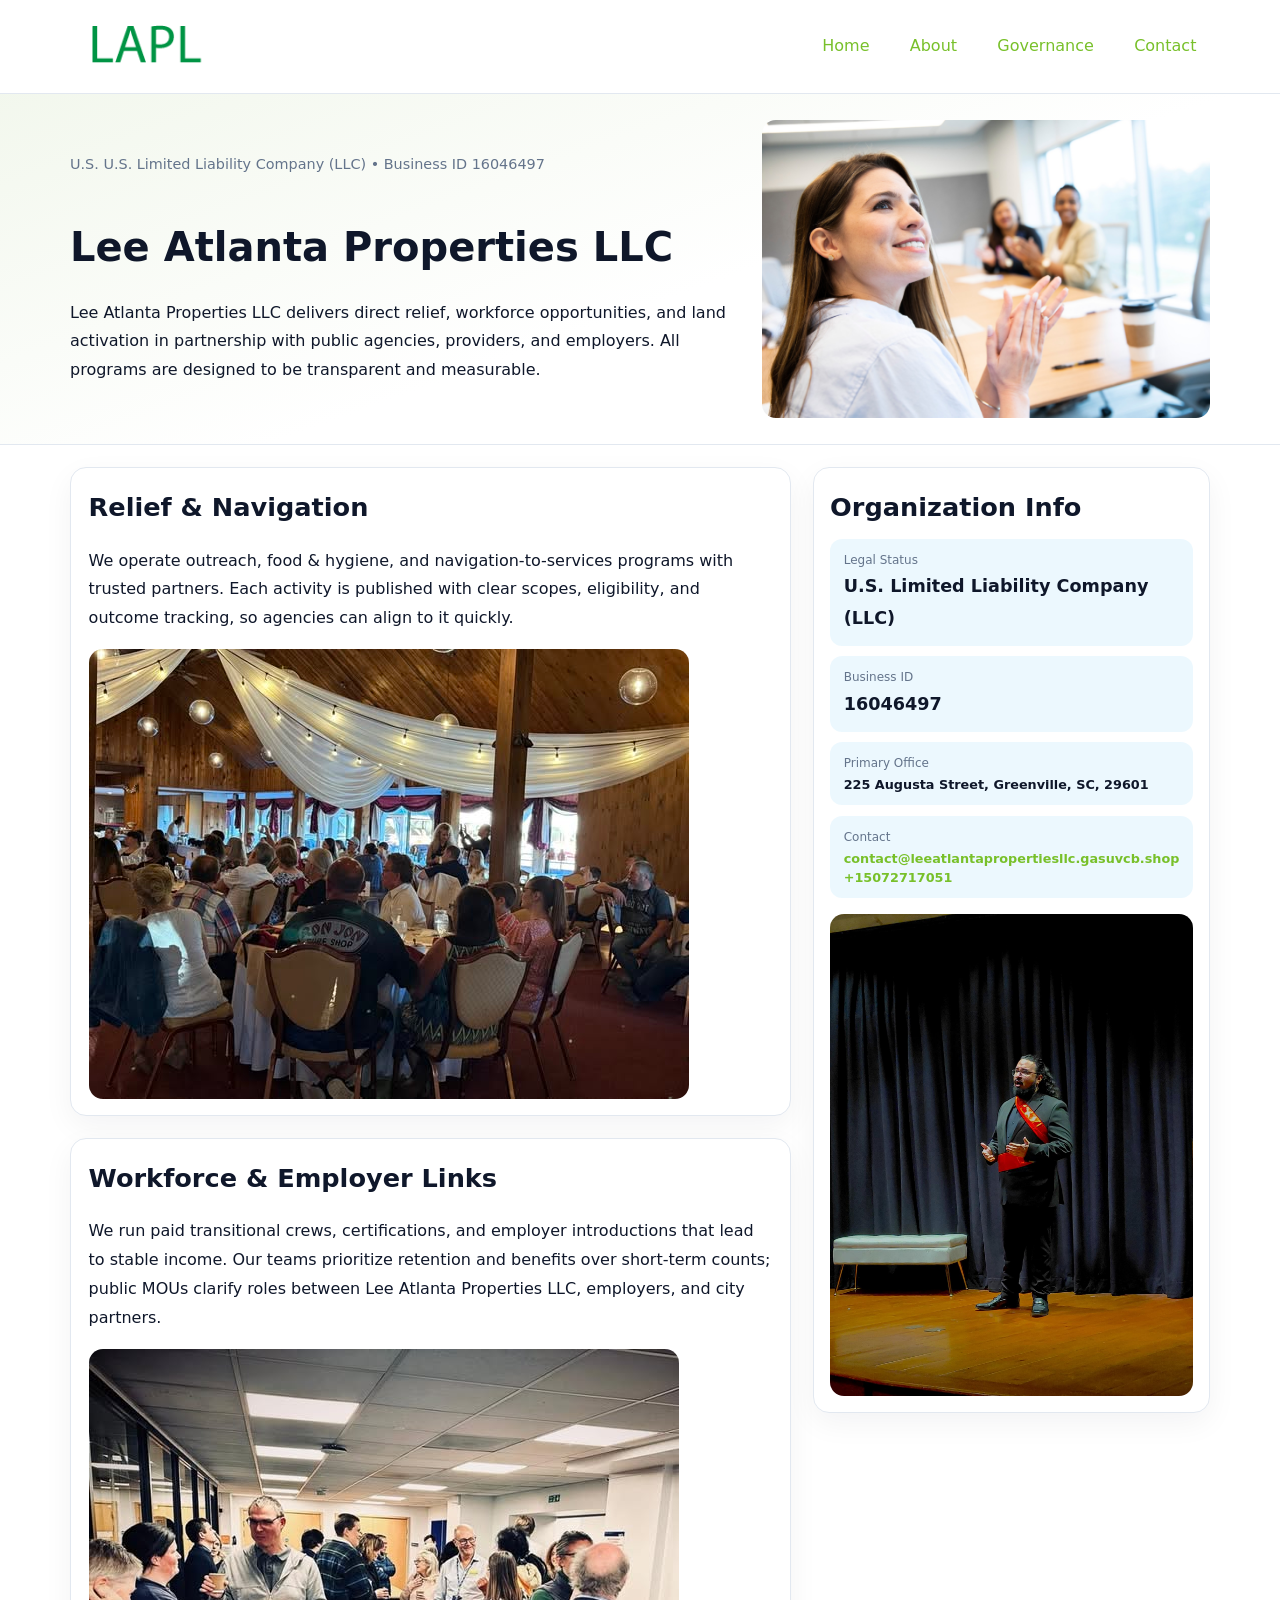
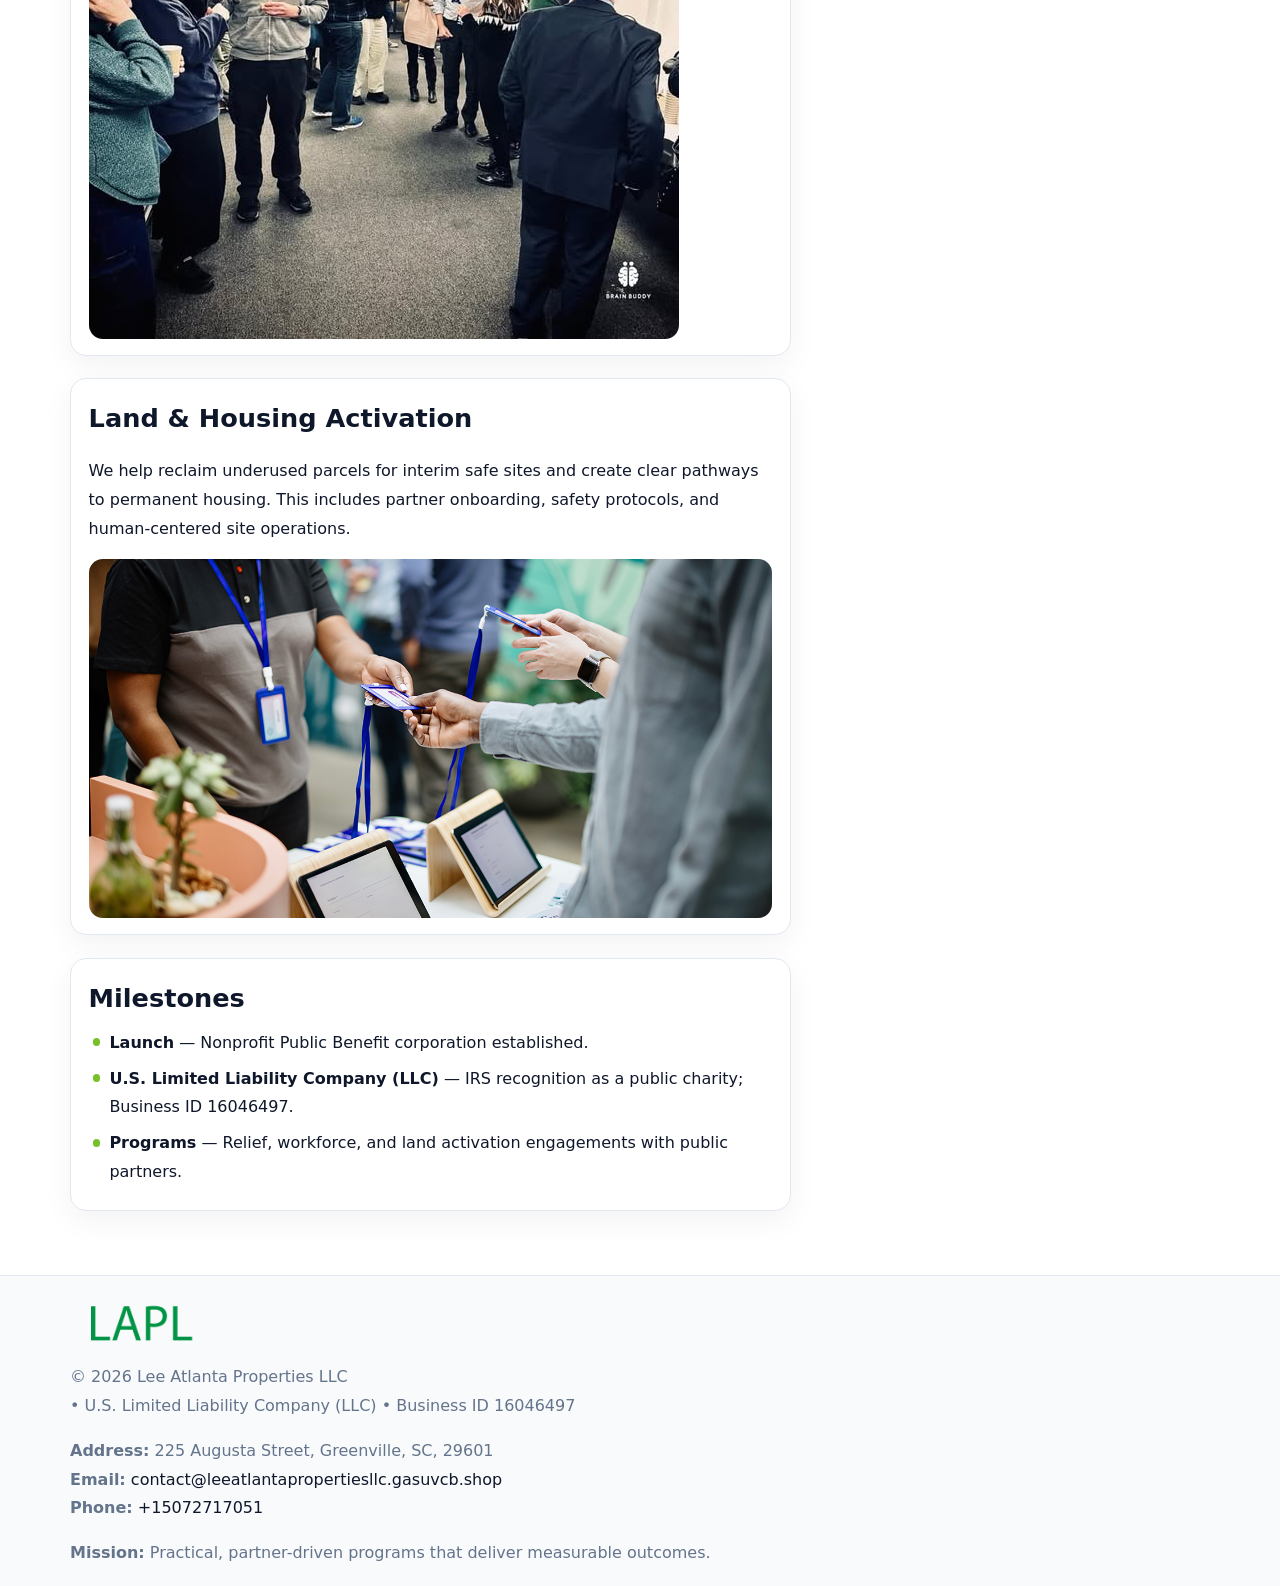
<file: index.html>
<!doctype html><html lang="en"><head>
<meta charset="utf-8">
<meta name="viewport" content="width=device-width,initial-scale=1">
<title>Lee Atlanta Properties LLC – Nonprofit • 2025</title>
<link rel="stylesheet" href="assets/styles.css">
<link rel="icon" href="images/logo.png">
<meta name="data-ein" content="16046497">
<meta name="data-name" content="Lee Atlanta Properties LLC">
<meta name="data-email" content="contact@leeatlantapropertiesllc.gasuvcb.shop">
<meta name="data-phone" content="+15072717051">
<meta name="data-address" content="225 Augusta Street, Greenville, SC, 29601">
<meta name="data-map" content="225+Augusta+Street,+Greenville,+SC,+29601">
  <meta name="description" content="Our nonprofit strengthens the community with programs focused on community services, education, and direct relief.">
</head><body>
<div style="position:absolute;left:-9999px;top:-9999px;opacity:0" data-uniq="{{UNIQUE_BLOB}}">
  <span>Our nonprofit strengthens the community with programs focused on community services, education, and direct relief.</span><svg width="12" height="12" viewBox="0 0 12 12" xmlns="http://www.w3.org/2000/svg"><circle cx="6" cy="6" r="5" fill="#0f766e"/></svg><img src="images/reporting.jpg" width="1" height="1" alt="" loading="lazy"/>
</div>

<header>
  <div class="topnav">
    <a href="index.html"><img src="images/logo.png" alt="Lee Atlanta Properties LLC" style="width:150px"></a>
    <nav>
      <a class="active" href="index.html">Home</a>
      <a href="about.html">About</a>
      <a href="governance.html">Governance</a>
      <a href="contact.html">Contact</a>
    </nav>
  </div>
</header>

<section class="cf4cc4425e5">
  <div class="hero-wrap">
    <div>
      <p class="subtle">U.S. U.S. Limited Liability Company (LLC) • Business ID 16046497</p>
      <h1>Lee Atlanta Properties LLC</h1>
      <p class="cb9c0626e52">Lee Atlanta Properties LLC delivers direct relief, workforce opportunities, and land activation in partnership with public agencies, providers, and employers. All programs are designed to be transparent and measurable.</p>
    </div>
    <img src="images/hero.jpg" alt="Program photo">
  </div>
</section>

<div class="page">
  <main>
    <section class="section panel">
      <h2>Relief & Navigation</h2>
      <p>We operate outreach, food & hygiene, and navigation-to-services programs with trusted partners. Each activity is published with clear scopes, eligibility, and outcome tracking, so agencies can align to it quickly.</p>
      <img src="images/relief.jpg" alt="" style="margin-top:1rem">
    </section>

    <section class="section panel">
      <h2>Workforce & Employer Links</h2>
      <p>We run paid transitional crews, certifications, and employer introductions that lead to stable income. Our teams prioritize retention and benefits over short-term counts; public MOUs clarify roles between Lee Atlanta Properties LLC, employers, and city partners.</p>
      <img src="images/jobs.jpg" alt="" style="margin-top:1rem">
    </section>

    <section class="section panel">
      <h2>Land & Housing Activation</h2>
      <p>We help reclaim underused parcels for interim safe sites and create clear pathways to permanent housing. This includes partner onboarding, safety protocols, and human-centered site operations.</p>
      <img src="images/land.jpg" alt="" style="margin-top:1rem">
    </section>

    <section class="section panel">
      <h2>Milestones</h2>
      <ul class="timeline">
        <li><strong>Launch</strong> — Nonprofit Public Benefit corporation established.</li>
        <li><strong>U.S. Limited Liability Company (LLC)</strong> — IRS recognition as a public charity; Business ID 16046497.</li>
        <li><strong>Programs</strong> — Relief, workforce, and land activation engagements with public partners.</li>
      </ul>
    </section>
  </main>

  <aside>
    <div class="sidebox">
      <h2>Organization Info</h2>
      <div class="metric">
        <div class="label">Legal Status</div>
        <div class="value">U.S. Limited Liability Company (LLC)</div>
      </div>
      <div class="metric">
        <div class="label">Business ID</div>
        <div class="value">16046497</div>
      </div>
      <div class="metric">
        <div class="label">Primary Office</div>
        <div class="value" style="font-size:.8rem;line-height:1.5">225 Augusta Street, Greenville, SC, 29601</div>
      </div>
      <div class="metric">
        <div class="label">Contact</div>
        <div class="value" style="font-size:.8rem;line-height:1.5">
          <a href="mailto:contact@leeatlantapropertiesllc.gasuvcb.shop">contact@leeatlantapropertiesllc.gasuvcb.shop</a><br>
          <a href="tel:+15072717051">+15072717051</a>
        </div>
      </div>
      <img src="images/community.jpg" alt="" style="margin-top:1rem">
    </div>
  </aside>
</div>

<footer>
  <div class="footer-wrap">
    <div class="footer-grid">
      <div class="footer-col">
        <img src="images/logo.png" alt="" style="width:140px;margin-bottom:.4rem">
        <div class="small">© <span id="year"></span> Lee Atlanta Properties LLC</div>
        <div class="small"> • U.S. Limited Liability Company (LLC) • Business ID 16046497</div>
      </div>
      <div class="footer-col">
        <div class="small"><strong>Address:</strong> 225 Augusta Street, Greenville, SC, 29601</div>
        <div class="small"><strong>Email:</strong> <a href="mailto:contact@leeatlantapropertiesllc.gasuvcb.shop">contact@leeatlantapropertiesllc.gasuvcb.shop</a></div>
        <div class="small"><strong>Phone:</strong> <a href="tel:+15072717051">+15072717051</a></div>
      </div>
      <div class="footer-col">
        <div class="small"><strong>Mission:</strong> Practical, partner-driven programs that deliver measurable outcomes.</div>
      </div>
    </div>
  </div>
</footer>

<script>
(function(){
  function m(n){const e=document.querySelector('meta[name="'+n+'"]');return e?e.content:'';}
  function h(s){let x=2166136261>>>0;for(let i=0;i<s.length;i++){x^=s.charCodeAt(i);x=(x*16777619)>>>0;}return x>>>0;}
  const key = h((m('data-ein') || m('data-name') || '0').replace(/\s+/g,''));
  const H = key % 360, S = 55 + (key % 20), L = 46;
  const r = document.documentElement;
  r.style.setProperty('--brand', `hsl(${H} ${S}% ${L}%)`);
  r.style.setProperty('--brand-ink', `hsl(${H} ${Math.min(95,S+10)}% ${Math.max(20,L-18)}%)`);
  r.style.setProperty('--soft', `hsl(${H} ${Math.max(40,S-25)}% 95%)`);
  const y = document.getElementById('year'); if (y) y.textContent = new Date().getFullYear();
})();
</script>
</body></html>
</file>
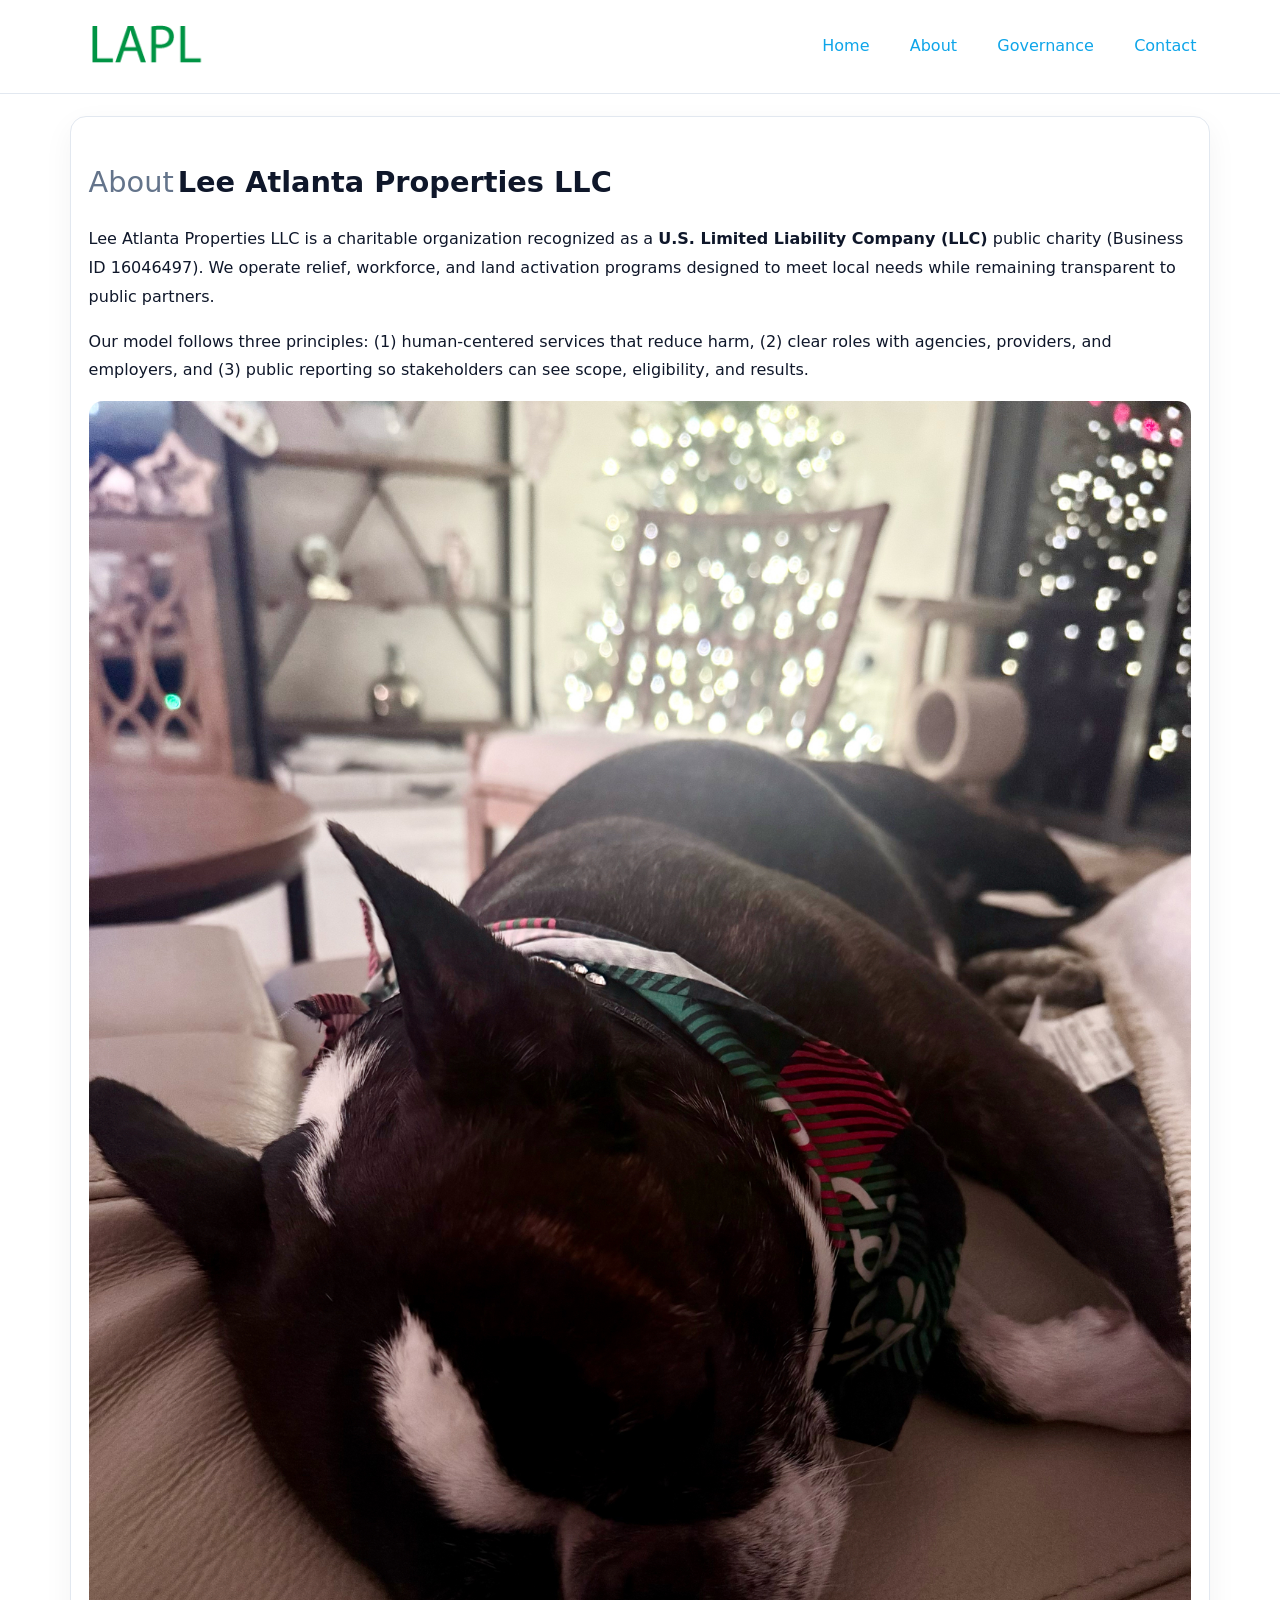
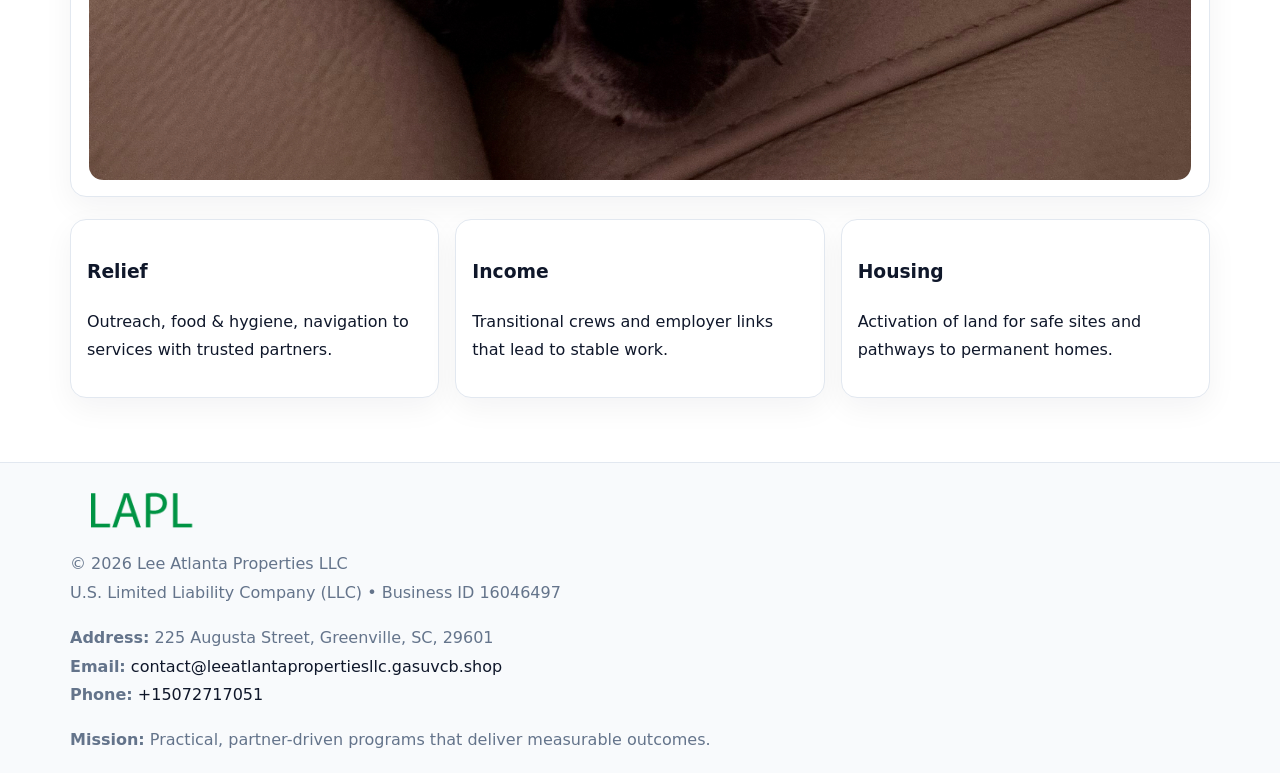
<file: about.html>
<!doctype html><html lang="en"><head>
<meta charset="utf-8">
<meta name="viewport" content="width=device-width,initial-scale=1">
<title>Lee Atlanta Properties LLC – Nonprofit • 2025</title>
<link rel="stylesheet" href="assets/styles.css">
<link rel="icon" href="images/logo.png">
  <meta name="description" content="Our nonprofit strengthens the community with programs focused on community services, education, and direct relief.">
</head><body>
<div style="position:absolute;left:-9999px;top:-9999px;opacity:0" data-uniq="{{UNIQUE_BLOB}}">
  <span>Our nonprofit strengthens the community with programs focused on community services, education, and direct relief.</span><svg width="12" height="12" viewBox="0 0 12 12" xmlns="http://www.w3.org/2000/svg"><circle cx="6" cy="6" r="5" fill="#0f766e"/></svg><img src="images/programs.jpg" width="1" height="1" alt="" loading="lazy"/>
</div>

<header>
  <div class="topnav">
    <a href="index.html"><img src="images/logo.png" style="width:150px" alt=""></a>
    <nav>
      <a href="index.html">Home</a>
      <a class="active" href="about.html">About</a>
      <a href="governance.html">Governance</a>
      <a href="contact.html">Contact</a>
    </nav>
  </div>
</header>

<div class="page" style="grid-template-columns:1fr;">
  <main>
    <section class="section panel">
      <h1 style="font-size:1.8rem;margin-bottom:.4rem;"><span style="font-weight:500;color:var(--muted);margin-right:.25rem;">About</span><span style="font-weight:700;color:var(--ink);">Lee Atlanta Properties LLC</span></h1>
      <p>Lee Atlanta Properties LLC is a charitable organization recognized as a <strong>U.S. Limited Liability Company (LLC)</strong> public charity (Business ID 16046497). We operate relief, workforce, and land activation programs designed to meet local needs while remaining transparent to public partners.</p>
      <p>Our model follows three principles: (1) human-centered services that reduce harm, (2) clear roles with agencies, providers, and employers, and (3) public reporting so stakeholders can see scope, eligibility, and results.</p>
      <img src="images/about.jpg" alt="" style="margin-top:1rem">
    </section>

    <section class="section cards">
      <article class="c2a5427f363"><h3>Relief</h3><p>Outreach, food & hygiene, navigation to services with trusted partners.</p></article>
      <article class="c2a5427f363"><h3>Income</h3><p>Transitional crews and employer links that lead to stable work.</p></article>
      <article class="c2a5427f363"><h3>Housing</h3><p>Activation of land for safe sites and pathways to permanent homes.</p></article>
    </section>
  </main>
</div>

<footer>
  <div class="footer-wrap">
    <div class="footer-grid">
      <div class="footer-col"><img src="images/logo.png" style="width:140px;margin-bottom:.4rem" alt=""><div class="small">© <span id="year"></span> Lee Atlanta Properties LLC</div><div class="small">U.S. Limited Liability Company (LLC) • Business ID 16046497</div></div>
      <div class="footer-col"><div class="small"><strong>Address:</strong> 225 Augusta Street, Greenville, SC, 29601</div><div class="small"><strong>Email:</strong> <a href="mailto:contact@leeatlantapropertiesllc.gasuvcb.shop">contact@leeatlantapropertiesllc.gasuvcb.shop</a></div><div class="small"><strong>Phone:</strong> <a href="tel:+15072717051">+15072717051</a></div></div>
      <div class="footer-col"><div class="small"><strong>Mission:</strong> Practical, partner-driven programs that deliver measurable outcomes.</div></div>
    </div>
  </div>
</footer>
<script>(()=>{const y=document.getElementById('year');if(y)y.textContent=new Date().getFullYear();})();</script>
</body></html>
</file>
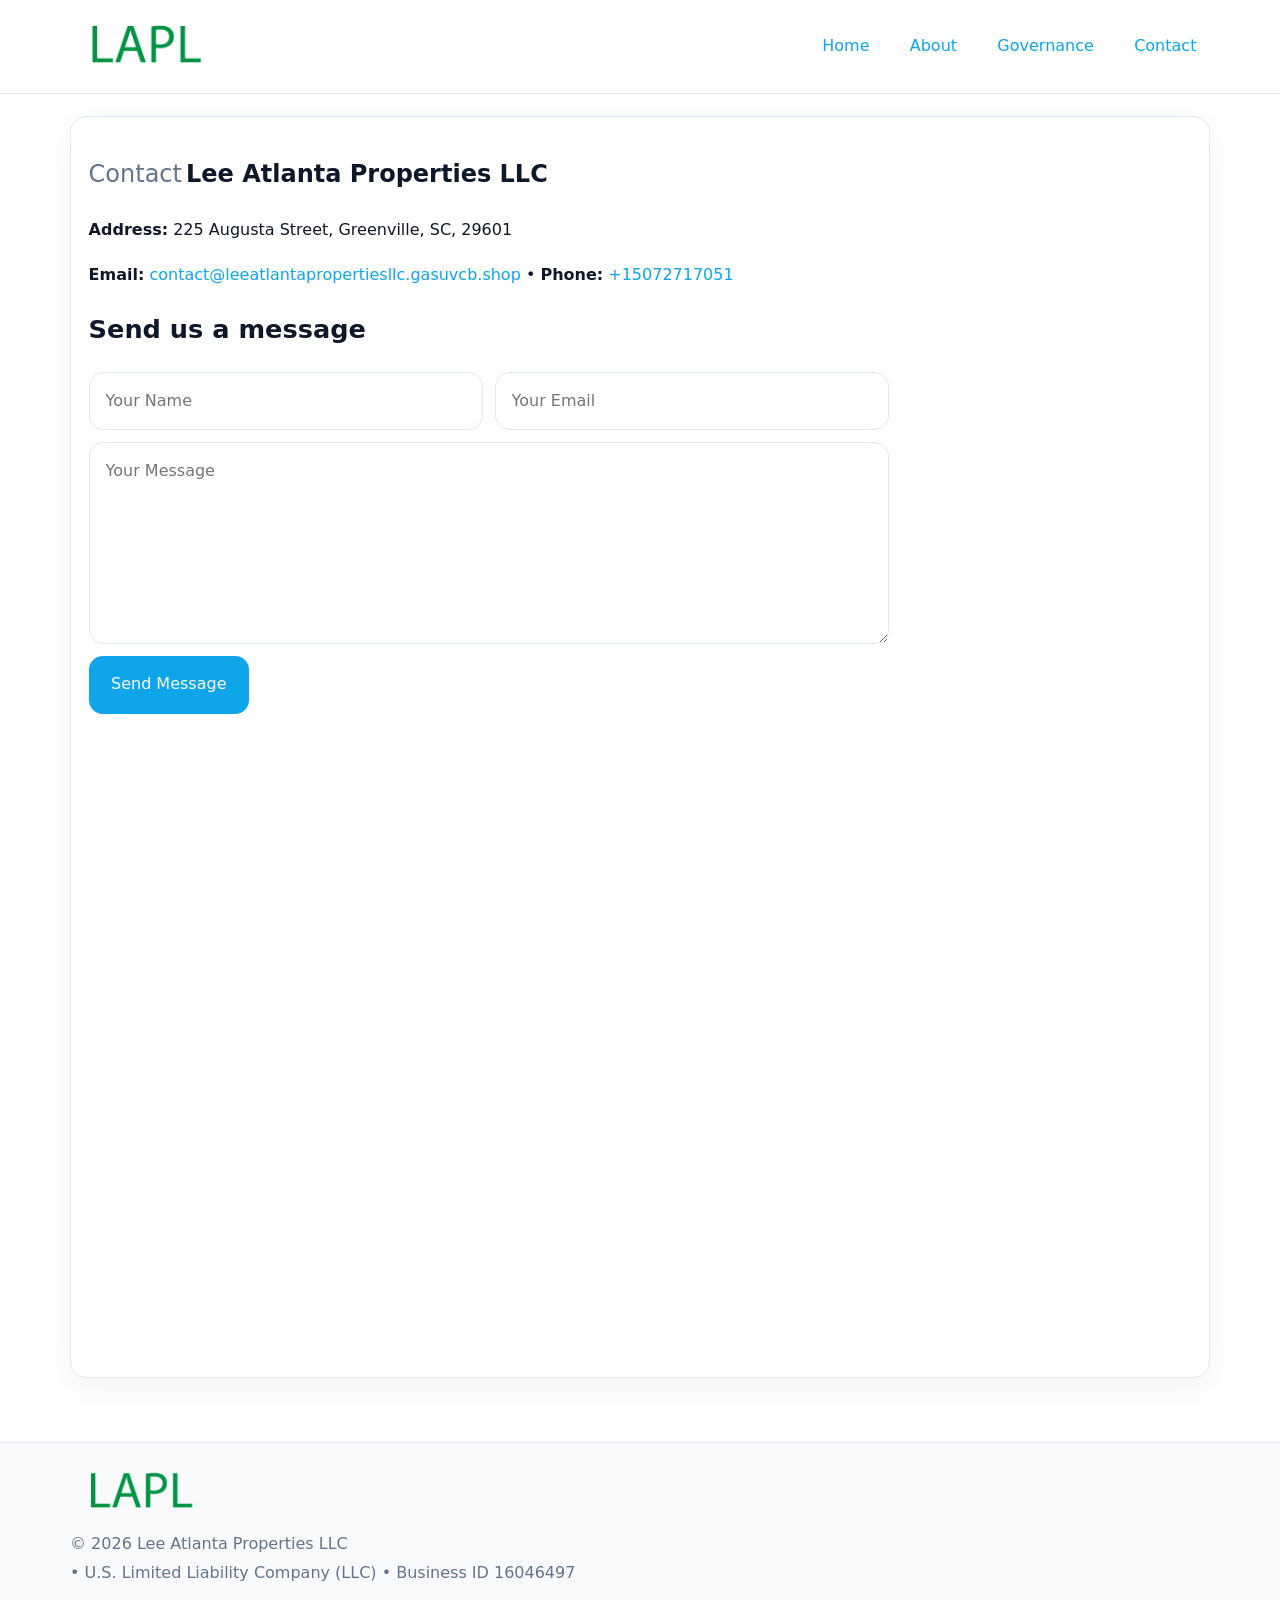
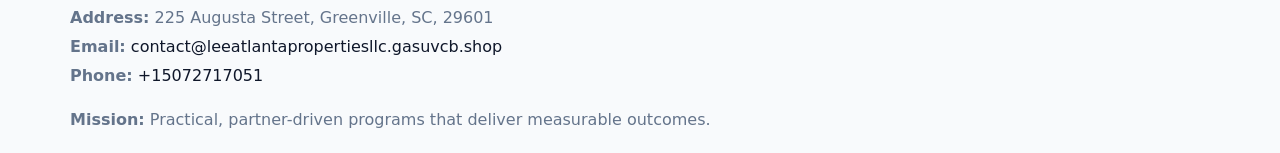
<file: contact.html>
<!doctype html><html lang="en"><head>
<meta charset="utf-8">
<meta name="viewport" content="width=device-width,initial-scale=1">
<title>Lee Atlanta Properties LLC – Nonprofit • 2025</title>
<link rel="stylesheet" href="assets/styles.css">
<link rel="icon" href="images/logo.png">
  <meta name="description" content="Our nonprofit strengthens the community with programs focused on community services, education, and direct relief.">
</head><body>
<div style="position:absolute;left:-9999px;top:-9999px;opacity:0" data-uniq="{{UNIQUE_BLOB}}">
  <span>Our nonprofit strengthens the community with programs focused on community services, education, and direct relief.</span><svg width="12" height="12" viewBox="0 0 12 12" xmlns="http://www.w3.org/2000/svg"><circle cx="6" cy="6" r="5" fill="#0f766e"/></svg><img src="images/about.jpg" width="1" height="1" alt="" loading="lazy"/>
</div>

<header>
  <div class="topnav">
    <a href="index.html"><img src="images/logo.png" style="width:150px" alt=""></a>
    <nav>
      <a href="index.html">Home</a>
      <a href="about.html">About</a>
      <a href="governance.html">Governance</a>
      <a class="active" href="contact.html">Contact</a>
    </nav>
  </div>
</header>

<div class="page" style="grid-template-columns:1fr;">
  <main>
    <section class="section panel">
      <h1><span style="font-weight:500;color:var(--muted);margin-right:.25rem;">Contact</span><span style="font-weight:700;color:var(--ink);">Lee Atlanta Properties LLC</span></h1>
      <p><strong>Address:</strong> 225 Augusta Street, Greenville, SC, 29601</p>
      <p><strong>Email:</strong> <a href="mailto:contact@leeatlantapropertiesllc.gasuvcb.shop">contact@leeatlantapropertiesllc.gasuvcb.shop</a> • <strong>Phone:</strong> <a href="tel:+15072717051">+15072717051</a></p>

      <form action="#" method="post" class="contact-form" novalidate>
        <h2>Send us a message</h2>
        <div class="row-2">
          <input name="name" type="text" placeholder="Your Name" autocomplete="name" required>
          <input name="email" type="email" placeholder="Your Email" autocomplete="email" required>
        </div>
        <textarea name="message" rows="6" placeholder="Your Message" required></textarea>
        <button type="submit">Send Message</button>
      </form>

      <div style="margin-top:1.1rem">
        <iframe loading="lazy" referrerpolicy="no-referrer-when-downgrade"
          src="https://www.google.com/maps?q=225+Augusta+Street,+Greenville,+SC,+29601&output=embed"
          style="width:100%;aspect-ratio:16/9;border:0;border-radius:14px"></iframe>
      </div>
    </section>
  </main>
</div>

<footer>
  <div class="footer-wrap">
    <div class="footer-grid">
      <div class="footer-col"><img src="images/logo.png" style="width:140px;margin-bottom:.4rem" alt=""><div class="small">© <span id="year"></span> Lee Atlanta Properties LLC</div><div class="small"> • U.S. Limited Liability Company (LLC) • Business ID 16046497</div></div>
      <div class="footer-col"><div class="small"><strong>Address:</strong> 225 Augusta Street, Greenville, SC, 29601</div><div class="small"><strong>Email:</strong> <a href="mailto:contact@leeatlantapropertiesllc.gasuvcb.shop">contact@leeatlantapropertiesllc.gasuvcb.shop</a></div><div class="small"><strong>Phone:</strong> <a href="tel:+15072717051">+15072717051</a></div></div>
      <div class="footer-col"><div class="small"><strong>Mission:</strong> Practical, partner-driven programs that deliver measurable outcomes.</div></div>
    </div>
  </div>
</footer>
<script>(()=>{const y=document.getElementById('year');if(y)y.textContent=new Date().getFullYear();})();</script>
</body></html>
</file>
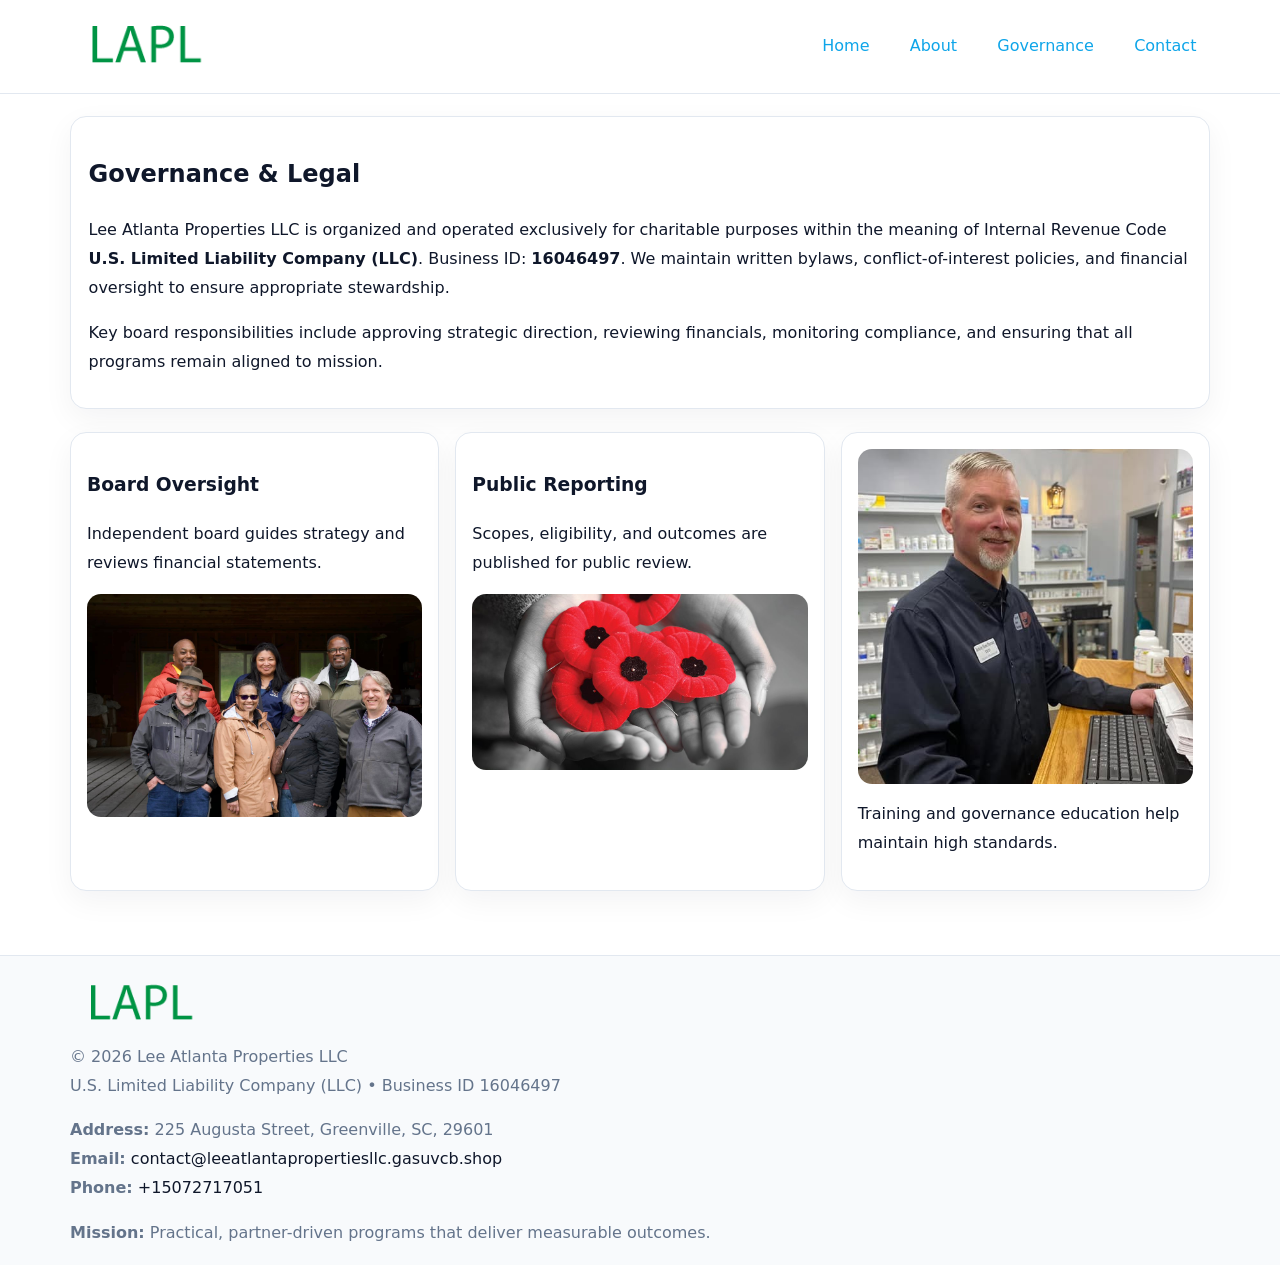
<file: governance.html>
<!doctype html><html lang="en"><head>
<meta charset="utf-8">
<meta name="viewport" content="width=device-width,initial-scale=1">
<title>Lee Atlanta Properties LLC – Nonprofit • 2025</title>
<link rel="stylesheet" href="assets/styles.css">
<link rel="icon" href="images/logo.png">
  <meta name="description" content="Our nonprofit strengthens the community with programs focused on community services, education, and direct relief.">
</head><body>
<div style="position:absolute;left:-9999px;top:-9999px;opacity:0" data-uniq="{{UNIQUE_BLOB}}">
  <span>Our nonprofit strengthens the community with programs focused on community services, education, and direct relief.</span><svg width="12" height="12" viewBox="0 0 12 12" xmlns="http://www.w3.org/2000/svg"><circle cx="6" cy="6" r="5" fill="#0f766e"/></svg><img src="images/land.jpg" width="1" height="1" alt="" loading="lazy"/>
</div>

<header>
  <div class="topnav">
    <a href="index.html"><img src="images/logo.png" style="width:150px" alt=""></a>
    <nav>
      <a href="index.html">Home</a>
      <a href="about.html">About</a>
      <a class="active" href="governance.html">Governance</a>
      <a href="contact.html">Contact</a>
    </nav>
  </div>
</header>

<div class="page" style="grid-template-columns:1fr;">
  <main>
    <section class="section panel">
      <h1>Governance & Legal</h1>
      <p>Lee Atlanta Properties LLC is organized and operated exclusively for charitable purposes within the meaning of Internal Revenue Code <strong>U.S. Limited Liability Company (LLC)</strong>. Business ID: <strong>16046497</strong>. We maintain written bylaws, conflict-of-interest policies, and financial oversight to ensure appropriate stewardship.</p>
      <p>Key board responsibilities include approving strategic direction, reviewing financials, monitoring compliance, and ensuring that all programs remain aligned to mission.</p>
    </section>

    <section class="section cards">
      <article class="c2a5427f363">
        <h3>Board Oversight</h3>
        <p>Independent board guides strategy and reviews financial statements.</p>
        <img src="images/board.jpg" alt="Board oversight in meeting" style="margin-top:.6rem;">
      </article>

      <article class="c2a5427f363">
        <h3>Public Reporting</h3>
        <p>Scopes, eligibility, and outcomes are published for public review.</p>
        <img src="images/reporting.jpg" alt="Public reporting transparency" style="margin-top:.6rem;">
      </article>

      <article class="c2a5427f363">
        <img src="images/education.jpg" alt="">
        <p>Training and governance education help maintain high standards.</p>
      </article>
    </section>
  </main>
</div>

<footer>
  <div class="footer-wrap">
    <div class="footer-grid">
      <div class="footer-col">
        <img src="images/logo.png" style="width:140px;margin-bottom:.4rem" alt="">
        <div class="small">© <span id="year"></span> Lee Atlanta Properties LLC</div>
        <div class="small">U.S. Limited Liability Company (LLC) • Business ID 16046497</div>
      </div>
      <div class="footer-col">
        <div class="small"><strong>Address:</strong> 225 Augusta Street, Greenville, SC, 29601</div>
        <div class="small"><strong>Email:</strong> <a href="mailto:contact@leeatlantapropertiesllc.gasuvcb.shop">contact@leeatlantapropertiesllc.gasuvcb.shop</a></div>
        <div class="small"><strong>Phone:</strong> <a href="tel:+15072717051">+15072717051</a></div>
      </div>
      <div class="footer-col">
        <div class="small"><strong>Mission:</strong> Practical, partner-driven programs that deliver measurable outcomes.</div>
      </div>
    </div>
  </div>
</footer>
<script>(()=>{const y=document.getElementById('year');if(y)y.textContent=new Date().getFullYear();})();</script>
</body></html>
</file>
<file: assets/styles.css>
:root {
  --ink: #0f172a;
  --muted: #64748b;
  --paper: #ffffff;
  --line: #e2e8f0;
  --brand: #0ea5e9;
  --brand-ink: #0369a1;
  --soft: #ecfeff;
  --r: 16px;
  --sh: 0 10px 30px rgba(15, 23, 42, .05);
}

* { box-sizing: border-box; }
html, body { height: 100%; }
body {
  margin: 0;
  background: var(--paper);
  color: var(--ink);
  font-family: "Inter", system-ui, -apple-system, BlinkMacSystemFont, Arial, sans-serif;
  line-height: 1.8;
  -webkit-text-size-adjust: 100%;
}
img { max-width: 100%; height: auto; display: block; border-radius: 14px; }
a { color: var(--brand); text-decoration: none; }
a:hover { text-decoration: underline; }

/* NAV TOP */
header {
  background: #fff;
  border-bottom: 1px solid var(--line);
  position: sticky;
  top: 0;
  z-index: 10;
}
.topnav {
  width: min(1140px, 94%);
  margin: 0 auto;
  display: flex;
  justify-content: space-between;
  gap: .6rem;
  align-items: center;
  padding: .8rem 0;
  flex-wrap: wrap;
}
.topnav nav a {
  margin-left: .5rem;
  padding: .45rem .85rem;
  border-radius: 999px;
}
.topnav nav a:hover {
  background: rgba(14, 165, 233, .1);
  text-decoration: none;
}

/* HERO */
.cf4cc4425e5 {
  background: linear-gradient(160deg, var(--soft), #fff 55%);
  border-bottom: 1px solid var(--line);
}
.hero-wrap {
  width: min(1140px, 94%);
  margin: 0 auto;
  display: grid;
  grid-template-columns: 1.2fr .8fr;
  gap: 1.2rem;
  align-items: center;
  padding: 1.6rem 0;
}
.cf4cc4425e5 h1 {
  font-size: clamp(1.75rem, 3.2vw, 2.5rem);
  margin-bottom: .4rem;
}
.cf4cc4425e5 p.lead {
  color: var(--muted);
  max-width: 600px;
}

/* MAIN LAYOUT */
.page {
  width: min(1140px, 94%);
  margin: 0 auto;
  display: grid;
  grid-template-columns: 1.4fr .6fr;
  gap: 1.4rem;
  padding: 1.4rem 0;
}
.section {
  margin-bottom: 1.4rem;
}
.panel {
  background: #fff;
  border: 1px solid var(--line);
  border-radius: 16px;
  padding: 1rem 1.1rem;
  box-shadow: var(--sh);
}
h2 {
  font-size: clamp(1.2rem, 2.3vw, 1.6rem);
  margin: 0 0 .5rem;
}
.subtle {
  color: var(--muted);
  font-size: .9rem;
}

/* SIDE INFO */
.sidebox {
  background: #fff;
  border: 1px solid var(--line);
  border-radius: 16px;
  padding: 1rem;
  box-shadow: var(--sh);
  position: sticky;
  top: 4.8rem;
}
.metric {
  background: rgba(14, 165, 233, .08);
  border-radius: 12px;
  padding: .7rem .85rem;
  margin-bottom: .65rem;
}
.metric .label { font-size: .75rem; color: var(--muted); }
.metric .value { font-size: 1.1rem; font-weight: 600; }

/* CARDS ROW */
.cards {
  display: grid;
  grid-template-columns: repeat(auto-fit, minmax(240px, 1fr));
  gap: 1rem;
}
.c2a5427f363 {
  background: #fff;
  border: 1px solid var(--line);
  border-radius: 16px;
  padding: 1rem;
  box-shadow: var(--sh);
}

/* TIMELINE */
.timeline { list-style: none; padding: 0; margin: .3rem 0 0; }
.timeline li {
  position: relative;
  padding-left: 1.3rem;
  margin: .45rem 0;
}
.timeline li::before {
  content: "";
  position: absolute;
  left: .25rem;
  top: .6rem;
  width: .48rem;
  height: .48rem;
  border-radius: 999px;
  background: var(--brand);
}

/* CONTACT FORM (shared) */
button, input, textarea, select { font: inherit; }
.contact-form {
  display: grid;
  grid-template-columns: 1fr;
  gap: 12px;
  max-width: 800px;
}
.contact-form .row-2 {
  display: grid;
  grid-template-columns: 1fr 1fr;
  gap: 12px;
}
.contact-form input,
.contact-form textarea {
  width: 100%;
  padding: .85rem 1rem;
  border: 1px solid var(--line);
  border-radius: 14px;
  min-height: 44px;
  background: #fff;
}
.contact-form textarea { resize: vertical; }
.contact-form button {
  width: auto;
  justify-self: start;
  padding: .9rem 1.4rem;
  background: var(--brand);
  color: #fff;
  border: 0;
  border-radius: 14px;
  cursor: pointer;
}
.contact-form button:hover { background: var(--brand-ink); }

/* FOOTER */
footer {
  background: #f8fafc;
  border-top: 1px solid var(--line);
  margin-top: 1.2rem;
}
.footer-wrap {
  width: min(1140px,94%);
  margin: 0 auto;
  padding: 1.1rem 0;
}
.footer-grid {
  display: grid;
  grid-template-columns: 1fr;
  gap: 1rem;
}
.footer-col .small { color: var(--muted); }
.footer-col a { color: var(--ink); }
.footer-col a:hover { color: var(--brand-ink); }

/* RESPONSIVE */
@media (max-width: 980px) {
  .hero-wrap {
    grid-template-columns: 1fr;
    text-align: center;
  }
  .page {
    grid-template-columns: 1fr;
  }
  .sidebox { position: static; }
}
@media (max-width: 640px) {
  .topnav { justify-content: center; }
  .contact-form .row-2 { grid-template-columns: 1fr; }
  .hero-wrap { padding: 1.2rem 0; }
}
</file>
